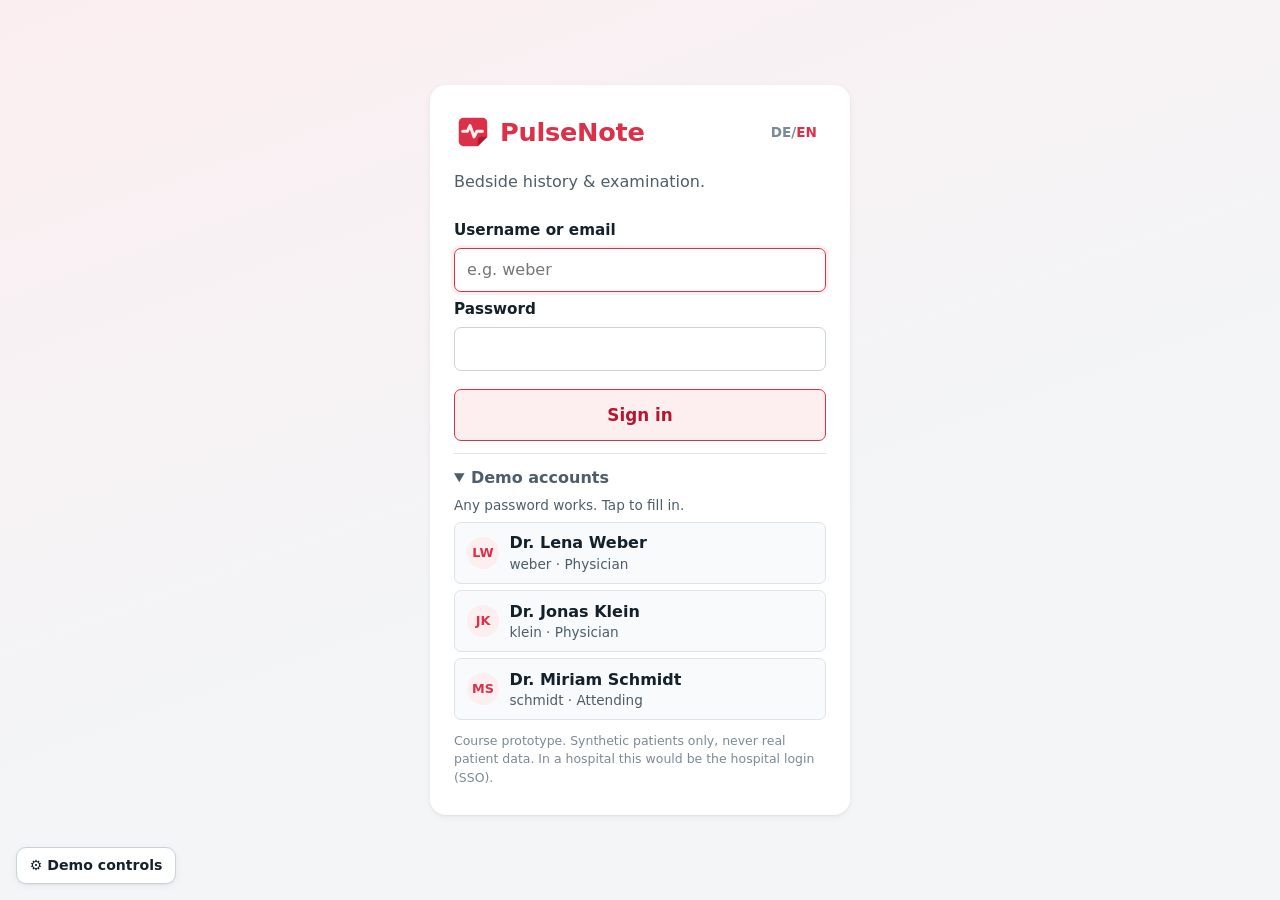
<file: apps/web/index.html>
<!DOCTYPE html>
<html lang="en">
<head>
  <meta charset="utf-8">
  <meta name="viewport" content="width=device-width, initial-scale=1, viewport-fit=cover">
  <meta name="theme-color" content="#dc3049">
  <meta name="referrer" content="no-referrer">
  <title>PulseNote</title>
  <link rel="stylesheet" href="styles/app.css">
  <!-- Plain ES modules, no build step. Serve the repository root, e.g. `python3 -m http.server`
       in the repo root, then open http://localhost:8000/apps/web/ -->
  <script type="module" src="src/main.js"></script>
</head>
<body>
  <div id="app"></div>
  <noscript>PulseNote needs JavaScript.</noscript>
</body>
</html>
</file>
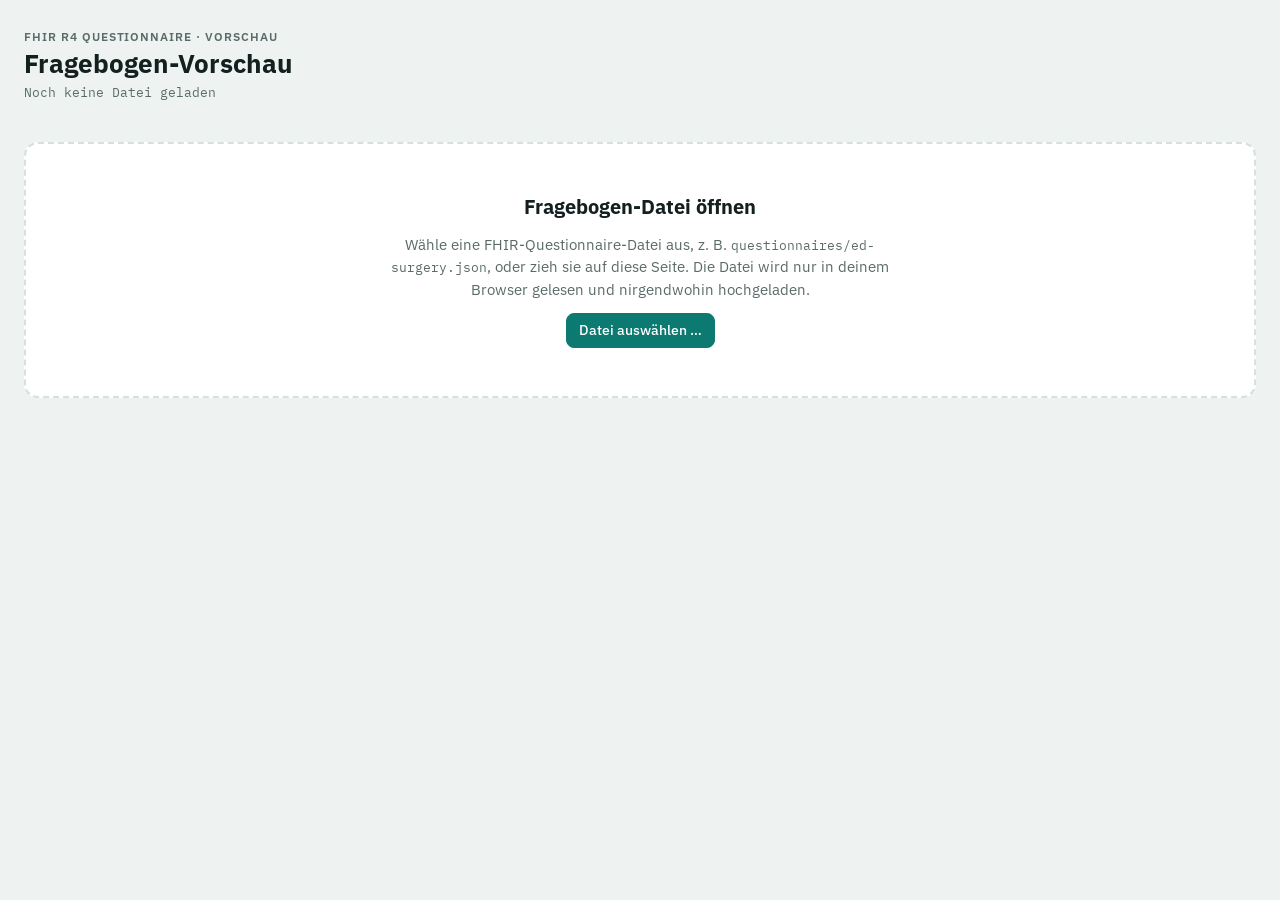
<file: packages/form-definitions/preview.html>
<!doctype html>
<html lang="de">
<meta charset="utf-8">
<meta name="viewport" content="width=device-width, initial-scale=1">
<title>ed-surgery Vorschau</title>
<meta name="claude:viewport-fit-sides" content="cover">
<link rel="preconnect" href="https://fonts.googleapis.com">
<link rel="preconnect" href="https://fonts.gstatic.com" crossorigin>
<link rel="stylesheet" href="https://fonts.googleapis.com/css2?family=IBM+Plex+Mono:wght@400;500&family=IBM+Plex+Sans:wght@400;500;600;700&display=swap">
<style>
/* Layout: form rendered like the phone wizard on the left, live FHIR JSON on the right; stacks on phones. */
:root {
  --bg: #eef3f2;
  --surface: #ffffff;
  --ink: #13201f;
  --muted: #5a6b69;
  --line: #d6e0de;
  --accent: #0d7a71;
  --accent-ink: #ffffff;
  --accent-soft: #dff0ed;
  --warn: #9a5700;
  --warn-soft: #fbeed6;
  --code-bg: #f7faf9;
  --syn-key: #0d6a8a;
  --syn-str: #2f6b1f;
  --syn-num: #a0420f;
  --syn-bool: #7a3fa0;
  --font-body: "IBM Plex Sans", system-ui, -apple-system, "Segoe UI", sans-serif;
  --font-mono: "IBM Plex Mono", ui-monospace, "SF Mono", Menlo, Consolas, monospace;
}
@media (prefers-color-scheme: dark) {
  :root:not([data-theme="light"]) {
    --bg: #0d1413; --surface: #141e1d; --ink: #e2ebe9; --muted: #92a4a1; --line: #24322f;
    --accent: #3db5aa; --accent-ink: #04201c; --accent-soft: #12302c;
    --warn: #efb45c; --warn-soft: #3a2a0f; --code-bg: #0f1817;
    --syn-key: #6cc3e0; --syn-str: #9fd38a; --syn-num: #f0a070; --syn-bool: #c9a0ef;
    color-scheme: dark;
  }
}
:root[data-theme="dark"] {
  --bg: #0d1413; --surface: #141e1d; --ink: #e2ebe9; --muted: #92a4a1; --line: #24322f;
  --accent: #3db5aa; --accent-ink: #04201c; --accent-soft: #12302c;
  --warn: #efb45c; --warn-soft: #3a2a0f; --code-bg: #0f1817;
  --syn-key: #6cc3e0; --syn-str: #9fd38a; --syn-num: #f0a070; --syn-bool: #c9a0ef;
  color-scheme: dark;
}
* { box-sizing: border-box; }
[hidden] { display: none !important; }
body {
  background: var(--bg); color: var(--ink); font-family: var(--font-body); font-size: 15px; line-height: 1.5;
  padding-left: max(16px, env(safe-area-inset-left, 0px));
  padding-right: max(16px, env(safe-area-inset-right, 0px));
  padding-block: 20px 40px;
}
button, input, select, textarea { font: inherit; color: inherit; }
:focus-visible { outline: 2px solid var(--accent); outline-offset: 2px; }

.wrap { max-width: 1240px; margin: 0 auto; display: flex; flex-direction: column; gap: 20px; border-radius: 12px; }
body.dragging .wrap { outline: 2px dashed var(--accent); outline-offset: 8px; }

header.top { display: flex; flex-wrap: wrap; align-items: flex-end; justify-content: space-between; gap: 12px 24px; }
.eyebrow { font-size: 12px; letter-spacing: .08em; text-transform: uppercase; color: var(--muted); font-weight: 600; }
h1 { margin: 2px 0 4px; font-size: 26px; line-height: 1.2; font-weight: 700; text-wrap: balance; }
.canon { font-family: var(--font-mono); font-size: 12.5px; color: var(--muted); word-break: break-all; }
.stats { display: flex; flex-wrap: wrap; gap: 8px; }
.stat { background: var(--surface); border: 1px solid var(--line); border-radius: 8px; padding: 6px 10px; font-size: 13px; color: var(--muted); }
.stat b { color: var(--ink); font-variant-numeric: tabular-nums; font-weight: 600; }
.stat.warn b { color: var(--warn); }

.toolbar { display: flex; flex-wrap: wrap; align-items: center; gap: 10px 16px; }
.form-tools { display: contents; }
.source { font-size: 13px; color: var(--muted); }
.switch { display: inline-flex; align-items: center; gap: 8px; cursor: pointer; font-size: 14px; font-weight: 500; user-select: none; }
.switch input { appearance: none; width: 36px; height: 20px; border-radius: 10px; background: var(--line); position: relative; cursor: pointer; transition: background .15s; margin: 0; }
.switch input::after { content: ""; position: absolute; top: 2px; left: 2px; width: 16px; height: 16px; border-radius: 50%; background: var(--surface); transition: transform .15s; }
.switch input:checked { background: var(--accent); }
.switch input:checked::after { transform: translateX(16px); }
.btn { border: 1px solid var(--line); background: var(--surface); border-radius: 8px; padding: 6px 12px; font-size: 13.5px; font-weight: 500; cursor: pointer; }
.btn:hover { border-color: var(--accent); }
.btn.primary { background: var(--accent); border-color: var(--accent); color: var(--accent-ink); }
.btn:disabled { opacity: .45; cursor: default; }
.sample-note { font-size: 13px; color: var(--warn); background: var(--warn-soft); border-radius: 6px; padding: 3px 8px; }
.error { background: var(--warn-soft); color: var(--warn); border-radius: 8px; padding: 10px 12px; font-size: 14px; }

.dropzone { border: 2px dashed var(--line); border-radius: 14px; background: var(--surface); padding: 48px 20px; display: flex; flex-direction: column; align-items: center; gap: 12px; text-align: center; }
.dropzone h2 { margin: 0; font-size: 20px; text-wrap: balance; }
.dropzone p { margin: 0; max-width: 56ch; color: var(--muted); }
.dropzone code { font-family: var(--font-mono); font-size: 13px; }

.grid { display: grid; grid-template-columns: minmax(0, 620px) minmax(0, 1fr); gap: 24px; align-items: start; }
@media (max-width: 980px) { .grid { grid-template-columns: minmax(0, 1fr); } }

/* Steps */
.steps { display: flex; gap: 6px; margin-bottom: 14px; overflow-x: auto; }
.step-tab { flex: 1 0 auto; display: flex; flex-direction: column; align-items: flex-start; gap: 1px; border: 1px solid var(--line); background: var(--surface); border-radius: 10px; padding: 8px 12px; cursor: pointer; text-align: left; }
.step-tab .n { font-size: 11.5px; color: var(--muted); font-weight: 600; letter-spacing: .04em; text-transform: uppercase; }
.step-tab .l { font-weight: 600; font-size: 14.5px; }
.step-tab .c { font-size: 12px; color: var(--muted); font-variant-numeric: tabular-nums; }
.step-tab[aria-current="step"] { border-color: var(--accent); background: var(--accent-soft); }

.step { display: flex; flex-direction: column; gap: 14px; }
.card { background: var(--surface); border: 1px solid var(--line); border-radius: 12px; padding: 14px 16px; display: flex; flex-direction: column; gap: 12px; }
.card > h3 { margin: 0; font-size: 12px; font-weight: 700; letter-spacing: .09em; text-transform: uppercase; color: var(--accent); }
.subgroup { display: flex; flex-direction: column; gap: 12px; padding-top: 4px; }
.subgroup > h4 { margin: 0; font-size: 13px; font-weight: 600; color: var(--muted); }
.instance { display: flex; flex-direction: column; gap: 12px; border: 1px dashed var(--line); border-radius: 10px; padding: 10px 12px; }
.instance-head { display: flex; justify-content: space-between; align-items: center; gap: 12px; font-size: 12.5px; font-weight: 600; color: var(--muted); }
.btn-link { border: 0; background: none; color: var(--accent); font-size: 13.5px; font-weight: 500; padding: 2px 0; cursor: pointer; align-self: flex-start; }
.row2 { display: grid; grid-template-columns: repeat(2, minmax(0, 1fr)); gap: 12px; }
@media (max-width: 420px) { .row2 { grid-template-columns: minmax(0, 1fr); } }

.field { display: flex; flex-direction: column; gap: 6px; min-width: 0; }
.field.inline { flex-direction: row; flex-wrap: wrap; align-items: center; justify-content: space-between; gap: 6px 12px; }
.field.inline .meta { flex-basis: 100%; order: 3; }
.field.cond { border-left: 2px solid var(--accent-soft); padding-left: 10px; }
.lbl { font-size: 14px; font-weight: 500; }
.req { color: var(--warn); margin-left: 3px; }
.help { margin: 0; font-size: 13px; color: var(--muted); }
input[type="text"], input[type="number"], input[type="date"], input[type="datetime-local"], input[type="time"], select, textarea {
  width: 100%; background: var(--surface); border: 1px solid var(--line); border-radius: 8px; padding: 9px 11px; font-size: 14.5px;
}
textarea { resize: vertical; min-height: 60px; }
.select-wrap { position: relative; }
.select-wrap select { appearance: none; -webkit-appearance: none; padding-right: 40px; cursor: pointer; }
.select-wrap::after { content: ""; position: absolute; right: 16px; top: 50%; width: 7px; height: 7px; border-right: 2px solid var(--muted); border-bottom: 2px solid var(--muted); transform: translateY(-70%) rotate(45deg); pointer-events: none; }
.unit-wrap { display: flex; align-items: stretch; }
.unit-wrap input { border-top-right-radius: 0; border-bottom-right-radius: 0; }
.unit { display: flex; align-items: center; padding: 0 10px; border: 1px solid var(--line); border-left: 0; border-radius: 0 8px 8px 0; font-family: var(--font-mono); font-size: 13px; color: var(--muted); background: var(--code-bg); }

.seg { display: inline-flex; border: 1px solid var(--line); border-radius: 8px; overflow: hidden; flex-shrink: 0; }
.seg button { border: 0; background: var(--surface); padding: 6px 14px; font-size: 14px; font-weight: 500; cursor: pointer; }
.seg button + button { border-left: 1px solid var(--line); }
.seg button[aria-pressed="true"].no { background: var(--ink); color: var(--surface); }
.seg button[aria-pressed="true"].yes { background: var(--accent); color: var(--accent-ink); }

.nrs-wrap { display: flex; flex-direction: column; gap: 4px; }
.nrs { display: grid; grid-template-columns: repeat(11, minmax(0, 1fr)); gap: 4px; }
.nrs button { border: 1px solid var(--line); background: var(--surface); border-radius: 6px; padding: 7px 0; font-size: 14px; font-weight: 500; cursor: pointer; font-variant-numeric: tabular-nums; }
.nrs button[aria-pressed="true"] { background: var(--accent); border-color: var(--accent); color: var(--accent-ink); }
.nrs-labels { display: flex; justify-content: space-between; gap: 12px; font-size: 12px; color: var(--muted); }
.nrs-labels span:last-child { text-align: right; }

.chips { display: flex; flex-wrap: wrap; gap: 6px; }
.chip { border: 1px solid var(--line); background: var(--surface); border-radius: 999px; padding: 5px 12px; font-size: 13.5px; cursor: pointer; }
.chip[aria-pressed="true"] { background: var(--accent); border-color: var(--accent); color: var(--accent-ink); }
.hint { font-size: 12px; color: var(--muted); }

/* Code layer */
.meta { display: none; flex-wrap: wrap; gap: 4px; align-items: center; }
body.show-codes .meta { display: flex; }
.tag { font-family: var(--font-mono); font-size: 11.5px; line-height: 1.4; border-radius: 5px; padding: 1px 6px; background: var(--code-bg); border: 1px solid var(--line); color: var(--muted); white-space: nowrap; }
.tag.lid { color: var(--ink); font-weight: 500; }
.tag.code { color: var(--syn-key); }
.tag.local { color: var(--warn); background: var(--warn-soft); border-color: transparent; }
.tag.extract { color: var(--accent); }
.opts { display: none; width: 100%; overflow-x: auto; }
body.show-codes .opts { display: block; }
.opts table { border-collapse: collapse; font-size: 12px; width: 100%; }
.opts td { padding: 3px 8px 3px 0; border-top: 1px solid var(--line); vertical-align: top; }
.opts td.c { font-family: var(--font-mono); white-space: nowrap; }
.opts td.c.local { color: var(--warn); }

.nav { display: flex; justify-content: space-between; gap: 12px; margin-top: 16px; }
.nav .btn { padding: 9px 18px; }

/* JSON panel */
.panel { position: sticky; top: 16px; background: var(--surface); border: 1px solid var(--line); border-radius: 12px; display: flex; flex-direction: column; max-height: calc(100vh - 32px); min-width: 0; }
@media (max-width: 980px) { .panel { position: static; max-height: 70vh; } }
.panel-head { display: flex; flex-wrap: wrap; gap: 8px; align-items: center; justify-content: space-between; padding: 10px 12px; border-bottom: 1px solid var(--line); }
.tabs { display: inline-flex; background: var(--code-bg); border: 1px solid var(--line); border-radius: 8px; padding: 2px; }
.tabs button { border: 0; background: transparent; padding: 5px 10px; font-size: 13px; font-weight: 500; border-radius: 6px; cursor: pointer; color: var(--muted); }
.tabs button[aria-selected="true"] { background: var(--surface); color: var(--ink); box-shadow: 0 0 0 1px var(--line); }
.panel-explain { margin: 0; padding: 8px 12px 0; font-size: 13px; color: var(--muted); }
pre.json { margin: 0; padding: 12px; overflow: auto; font-family: var(--font-mono); font-size: 12.5px; line-height: 1.55; background: var(--code-bg); border-radius: 0 0 12px 12px; flex: 1; min-height: 200px; }
pre.json .k { color: var(--syn-key); }
pre.json .s { color: var(--syn-str); }
pre.json .n { color: var(--syn-num); }
pre.json .b { color: var(--syn-bool); }

@media (prefers-reduced-motion: reduce) { * { transition: none !important; } }
</style>

<div class="wrap">
  <header class="top">
    <div>
      <div class="eyebrow">FHIR R4 Questionnaire · Vorschau</div>
      <h1 id="q-title">Fragebogen-Vorschau</h1>
      <div class="canon" id="q-canon">Noch keine Datei geladen</div>
    </div>
    <div class="stats" id="stats"></div>
  </header>

  <div class="toolbar">
    <button class="btn primary" id="btn-load" type="button" hidden>Andere Datei laden …</button>
    <input type="file" id="file-input" accept=".json,application/json,application/fhir+json" hidden>
    <span class="source" id="source"></span>
    <div class="form-tools" id="form-tools" hidden>
      <label class="switch" for="codes-toggle"><input type="checkbox" id="codes-toggle"> Codes und linkIds anzeigen</label>
      <button class="btn" id="btn-sample" type="button">Beispielfall laden</button>
      <button class="btn" id="btn-clear" type="button">Formular leeren</button>
      <span class="sample-note" id="sample-note" hidden>Ausgefüllt mit einem erfundenen Beispielfall (V. a. Appendizitis)</span>
    </div>
  </div>

  <div class="error" id="error" role="alert" hidden></div>

  <section class="dropzone" id="empty">
    <h2>Fragebogen-Datei öffnen</h2>
    <p>Wähle eine FHIR-Questionnaire-Datei aus, z. B. <code>questionnaires/ed-surgery.json</code>, oder zieh sie auf diese Seite. Die Datei wird nur in deinem Browser gelesen und nirgendwohin hochgeladen.</p>
    <button class="btn primary" id="btn-load-empty" type="button">Datei auswählen …</button>
  </section>

  <div class="grid" id="app" hidden>
    <section aria-label="Formular">
      <nav class="steps" id="steps" aria-label="Schritte"></nav>
      <div id="form"></div>
      <div class="nav">
        <button class="btn" id="btn-prev" type="button">Zurück</button>
        <button class="btn primary" id="btn-next" type="button">Weiter</button>
      </div>
    </section>

    <aside class="panel" aria-label="FHIR JSON">
      <div class="panel-head">
        <div class="tabs" role="tablist">
          <button role="tab" id="tab-qr" aria-selected="true" type="button">Antworten (QuestionnaireResponse)</button>
          <button role="tab" id="tab-q" aria-selected="false" type="button">Formular (Questionnaire)</button>
        </div>
        <button class="btn" id="btn-copy" type="button">Kopieren</button>
      </div>
      <p class="panel-explain" id="panel-explain"></p>
      <pre class="json" id="json" tabindex="0"></pre>
    </aside>
  </div>
</div>

<script>
// A built-in Questionnaire can be injected here when publishing; the copy in the repository leaves it empty.
const EMBEDDED = /*QUESTIONNAIRE*/null;

const EXT = {
  unit: "http://hl7.org/fhir/StructureDefinition/questionnaire-unit",
  exclusive: "http://hl7.org/fhir/StructureDefinition/questionnaire-optionExclusive",
  obsExtract: "http://hl7.org/fhir/uv/sdc/StructureDefinition/sdc-questionnaire-observationExtract",
  itemControl: "http://hl7.org/fhir/StructureDefinition/questionnaire-itemControl",
  min: "http://hl7.org/fhir/StructureDefinition/minValue",
  max: "http://hl7.org/fhir/StructureDefinition/maxValue",
};
const LOCAL = "https://pulsenote.example/CodeSystem/pulsenote-local";
const SYSTEMS = {
  "http://snomed.info/sct": "SNOMED",
  "http://loinc.org": "LOINC",
  "http://unitsofmeasure.org": "UCUM",
  "http://hl7.org/fhir/administrative-gender": "HL7 gender",
  "http://terminology.hl7.org/CodeSystem/data-absent-reason": "HL7 absent",
  "http://terminology.hl7.org/CodeSystem/v2-0532": "HL7 ja/nein",
  "http://hl7.org/fhir/allergy-intolerance-criticality": "HL7 criticality",
  "http://fhir.de/CodeSystem/versicherungsart-de-basis": "DE Versicherungsart",
  [LOCAL]: "lokal",
};
const isLocal = s => s === LOCAL;
const sysLabel = s => SYSTEMS[s] || s || "ohne System";

// Codings keep the official display of the code system; the label shown in the form is the translation
// into the Questionnaire's language (extension "translation" on _display), if there is one.
const TRANSLATION = "http://hl7.org/fhir/StructureDefinition/translation";
const baseLang = l => (l || "").split("-")[0];
function label(c) {
  for (const e of c?._display?.extension || []) {
    if (e.url !== TRANSLATION) continue;
    const part = n => (e.extension || []).find(x => x.url === n);
    if (baseLang(part("lang")?.valueCode) === baseLang(Q?.language || "de") && part("content")?.valueString) return part("content").valueString;
  }
  return c?.display || c?.code || "";
}
const translated = text => ({ extension: [{ url: TRANSLATION, extension: [{ url: "lang", valueCode: Q?.language || "de" }, { url: "content", valueString: text }] }] });

// Synthetic example case (invented) for ed-surgery only: suspected appendicitis.
// Answers inside a repeating group carry the entry number as "~0", "~1", ….
const SAMPLE_FOR = "https://pulsenote.example/Questionnaire/ed-surgery";
const SAMPLE = {
  "patient-id": "4711-0815", "patient-sex": ["female"], "patient-given-name": "Erika", "patient-family-name": "Musterfrau",
  "patient-birth-date": "1994-03-12", "body-height": "168", "body-weight": "62",
  "case-id": "2026-104711", "location-room": "Box 3", "location-stretcher": "T-12",
  "chief-complaint": ["21522001"], "chief-complaint-onset": "2026-11-25T20:00",
  "chief-complaint-note": "Rechtsseitige Unterbauchschmerzen seit gestern Abend, zunächst periumbilikal",
  "pain": true, "pain-location": ["48544008"], "pain-nrs": 6,
  "nausea": true, "vomiting": false, "fever": true, "bowel-movement": ["55019002"], "micturition": ["102834005"],
  "allergies-known": ["Y"], "allergy-substance~0": "Penicillin", "allergy-reaction~0": "Exanthem", "allergy-criticality~0": ["low"],
  "past-conditions-known": ["N"], "past-surgeries-known": ["N"], "long-term-medication": ["N"], "anticoagulants": ["N"],
  "pregnancy-status": ["60001007"], "colonoscopy": false, "gastroscopy": false,
  "last-meal": "2026-11-25T18:00", "last-meal-note": "Abendessen",
  "care-level": ["care-level-none"], "legal-guardian": false, "nursing-home": false, "insurance": ["GKV"],
  "bp-systolic": 128, "bp-diastolic": 78, "heart-rate": 104, "respiratory-rate": 18, "oxygen-saturation": 98, "body-temperature": "38.4",
  "general-condition": ["general-condition-reduced"], "nutritional-condition": ["248324001"],
  "abdomen-soft": true, "abdominal-guarding": false, "rebound-tenderness": true,
  "abdominal-tenderness": true, "abdominal-tenderness-location": ["48544008"],
  "bowel-sounds": ["61539000"], "abdominal-mass": false, "dre-performed": false,
  "lab-performed": true, "lab-findings": ["lab-inflammation-raised"], "lab-crp": "86", "lab-leukocytes": "14.2",
  "working-diagnosis": "V. a. akute Appendizitis",
  "procedure-plan": "Sonographie Abdomen, Analgesie, nüchtern lassen, Vorstellung Oberärztin Chirurgie",
};

let Q = null;
let byId = {};
let parentOf = {};  // linkId -> parent item
let reps = {};      // number of entries per repeating group (by answer key)
let reg = {};       // answer key -> item, including the copies for the entries of repeating groups
let steps = [];
let answers = {};
let current = 0;
let view = "qr";
let optCache = new WeakMap();

const $ = id => document.getElementById(id);
function h(tag, attrs, ...kids) {
  const e = document.createElement(tag);
  for (const [k, v] of Object.entries(attrs || {})) {
    if (v == null || v === false) continue;
    if (k === "class") e.className = v;
    else if (k.startsWith("on")) e.addEventListener(k.slice(2), v);
    else e.setAttribute(k, v === true ? "" : v);
  }
  for (const k of kids.flat()) if (k != null && k !== false) e.append(k.nodeType ? k : document.createTextNode(k));
  return e;
}
const ext = (it, url) => (it.extension || []).find(x => x.url === url);
const controlCode = it => ext(it, EXT.itemControl)?.valueCodeableConcept?.coding?.[0]?.code;
const hasValue = v => v !== undefined && v !== null && v !== "" && !(Array.isArray(v) && v.length === 0);
const isQuestion = it => it.type !== "group" && it.type !== "display";
const isLabelFor = it => it.type === "display" && ["lower", "upper"].includes(controlCode(it));

/* ---------- repeating groups ---------- */

// Answers are stored by key: the linkId, or for an item inside entry i of a repeating group the linkId plus "~i".
const key = it => it._key || it.linkId;

// The items of entry i of a repeating group, as copies that carry their answer key.
// enableWhen rules that point to a question inside the same entry follow the copy.
function instance(g, i) {
  const sfx = (g._sfx || "") + "~" + i;
  const inner = new Set();
  (function ids(items) { for (const it of items || []) { inner.add(it.linkId); ids(it.item); } })(g.item);
  const copy = items => (items || []).map(it => {
    const c = { ...it, _key: it.linkId + sfx, _sfx: sfx };
    if (it.enableWhen) c.enableWhen = it.enableWhen.map(e => (inner.has(e.question) ? { ...e, question: e.question + sfx } : e));
    if (it.item) c.item = copy(it.item);
    return c;
  });
  return copy(g.item);
}
const entries = g => Array.from({ length: reps[key(g)] || 1 }, (_, i) => instance(g, i));

// Calls fn for every question that is currently shown.
function eachShownQuestion(items, fn, on = true) {
  for (const it of items || []) {
    const en = on && isEnabled(it);
    if (isQuestion(it) && en) fn(it);
    if (it.type === "group" && it.repeats) for (const part of entries(it)) eachShownQuestion(part, fn, en);
    else eachShownQuestion(it.item, fn, en);
  }
}
const answered = it => hasValue(answers[key(it)]) || hasValue(answers[key(it) + "#other"]);
function missingRequired() {
  const out = [];
  eachShownQuestion(Q.item, it => { if (it.required && !answered(it)) out.push(it); });
  return out;
}

function rerender() {
  const y = window.scrollY;
  renderForm();
  window.scrollTo(0, y);
}

function removeEntry(g, i) {
  const k = key(g), n = reps[k] || 1, base = g._sfx || "";
  const ids = [];
  (function walk(items) { for (const it of items || []) { ids.push(it.linkId); walk(it.item); } })(g.item);
  for (let j = i; j < n; j++) for (const id of ids) for (const s of ["", "#other"]) {
    const from = id + base + "~" + (j + 1) + s, to = id + base + "~" + j + s;
    if (j < n - 1 && hasValue(answers[from])) answers[to] = answers[from]; else delete answers[to];
  }
  reps[k] = n - 1;
  rerender();
}

/* ---------- answer options ---------- */

function expandValueSet(ref) {
  if (!ref || !ref.startsWith("#")) return null;
  const vs = (Q.contained || []).find(r => r.resourceType === "ValueSet" && r.id === ref.slice(1));
  if (!vs) return null;
  // The label in the form's language comes from the concept's designation.
  const coding = (system, c) => {
    const de = (c.designation || []).find(d => baseLang(d.language) === baseLang(Q.language || "de"))?.value;
    return { system, code: c.code, display: c.display, ...(de && de !== c.display ? { _display: translated(de) } : {}) };
  };
  if (vs.expansion?.contains) return vs.expansion.contains.map(c => coding(c.system, c));
  const out = [];
  for (const inc of vs.compose?.include || []) for (const c of inc.concept || []) out.push(coding(inc.system, c));
  return out.length ? out : null;
}

function options(it) {
  // Copies of items in repeating groups share their answerOption array, so they share the cache entry too.
  const cacheKey = it.answerOption || it;
  if (optCache.has(cacheKey)) return optCache.get(cacheKey);
  let raw = it.answerOption || [];
  if (!raw.length && it.answerValueSet) raw = (expandValueSet(it.answerValueSet) || []).map(c => ({ valueCoding: c }));
  const opts = raw.map(o => {
    const exclusive = !!ext(o, EXT.exclusive);
    if (o.valueCoding) {
      const c = o.valueCoding;
      return { key: c.code, label: label(c), value: { valueCoding: { ...c } }, coding: c, exclusive, initial: !!o.initialSelected };
    }
    const k = Object.keys(o).find(k => k.startsWith("value"));
    if (!k) return null;
    const v = o[k];
    const text = typeof v === "object" ? (v.display || v.reference || JSON.stringify(v)) : String(v);
    return { key: text, label: text, value: { [k]: v }, exclusive, initial: !!o.initialSelected };
  }).filter(Boolean);
  optCache.set(cacheKey, opts);
  return opts;
}

/* ---------- enableWhen ---------- */

function conditionHolds(c) {
  const a = answers[c.question];
  if (c.operator === "exists") return hasValue(a) === c.answerBoolean;
  const key = Object.keys(c).find(k => k.startsWith("answer"));
  if (!key) return true;
  const expected = key === "answerCoding" ? c[key].code : c[key];
  const vals = Array.isArray(a) ? a : (hasValue(a) ? [a] : []);
  const cmp = v => {
    const x = typeof expected === "number" ? Number(v) : v;
    return x === expected ? 0 : x < expected ? -1 : x > expected ? 1 : NaN;
  };
  const some = test => vals.some(v => test(cmp(v)));
  switch (c.operator) {
    case "=": return some(r => r === 0);
    case "!=": return !some(r => r === 0);
    case ">": return some(r => r > 0);
    case "<": return some(r => r < 0);
    case ">=": return some(r => r >= 0);
    case "<=": return some(r => r <= 0);
    default: return true;
  }
}
function isEnabled(it) {
  if (!it.enableWhen) return true;
  const res = it.enableWhen.map(conditionHolds);
  return it.enableBehavior === "any" ? res.some(Boolean) : res.every(Boolean);
}

/* ---------- code layer ---------- */

function metaFor(it) {
  const m = h("div", { class: "meta" }, h("span", { class: "tag lid", title: "linkId" }, it.linkId));
  for (const c of it.code || []) m.append(h("span", { class: "tag code", title: c.display || "" }, `${sysLabel(c.system)} ${c.code}`));
  if (it.definition) m.append(h("span", { class: "tag", title: it.definition }, "→ " + (it.definition.split("#")[1] || it.definition)));
  if (ext(it, EXT.obsExtract)) m.append(h("span", { class: "tag extract" }, "→ Observation"));
  if (controlCode(it)) m.append(h("span", { class: "tag" }, `itemControl ${controlCode(it)}`));
  const u = ext(it, EXT.unit);
  if (u) m.append(h("span", { class: "tag" }, `UCUM ${u.valueCoding.code}`));
  for (const c of it.enableWhen || []) {
    const key = Object.keys(c).find(k => k.startsWith("answer"));
    const raw = key ? c[key] : undefined;
    const v = typeof raw === "boolean" ? (raw ? "Ja" : "Nein") : raw && typeof raw === "object" ? (raw.display || raw.code) : raw;
    m.append(h("span", { class: "tag" }, `nur wenn ${c.question} ${c.operator} ${v}`));
  }
  if (it.answerValueSet) m.append(h("span", { class: "tag" }, `ValueSet ${it.answerValueSet}`));
  if (it.repeats && it.type !== "group") m.append(h("span", { class: "tag" }, "Mehrfachauswahl"));
  if (it.type === "group" && it.repeats) m.append(h("span", { class: "tag" }, "wiederholbar"));
  if (options(it).some(o => o.coding && isLocal(o.coding.system))) m.append(h("span", { class: "tag local" }, "Platzhalter-Codes"));
  return m;
}

function optsTable(it) {
  const t = h("table");
  for (const o of options(it)) {
    const c = o.coding;
    t.append(h("tr", {}, h("td", {}, o.label),
      h("td", { class: "c" + (c && isLocal(c.system) ? " local" : "") }, c ? `${sysLabel(c.system)} ${c.code}` : Object.keys(o.value)[0]),
      h("td", {}, o.exclusive ? "nur allein wählbar" : "")));
  }
  return h("div", { class: "opts" }, t);
}

/* ---------- controls ---------- */

function changed(id, v) {
  if (hasValue(v)) answers[id] = v; else delete answers[id];
  refresh();
}

function withUnit(it, input) {
  const u = ext(it, EXT.unit)?.valueCoding;
  return u ? h("div", { class: "unit-wrap" }, input, h("span", { class: "unit", title: `UCUM ${u.code}` }, label(u))) : input;
}

function control(it) {
  const k = key(it);
  const id = "f-" + k;
  const v = answers[k];
  const onText = e => changed(k, e.target.value);
  switch (it.type) {
    case "boolean": {
      const seg = h("div", { class: "seg", role: "group", "aria-label": it.text || it.linkId });
      const mk = (val, text, cls) => h("button", {
        type: "button", class: cls, "aria-pressed": String(v === val),
        onclick: e => {
          const now = answers[k] === val ? undefined : val;
          changed(k, now);
          seg.querySelectorAll("button").forEach(b => b.setAttribute("aria-pressed", "false"));
          if (now !== undefined) e.currentTarget.setAttribute("aria-pressed", "true");
        },
      }, text);
      seg.append(mk(false, "Nein", "no"), mk(true, "Ja", "yes"));
      return seg;
    }
    case "choice":
    case "open-choice": {
      const opts = options(it);
      const isExclusive = x => opts.find(a => a.key === x)?.exclusive;
      let main = null;
      const showChoice = () => {
        const sel = answers[k] || [];
        main?.querySelectorAll(".chip").forEach(b => b.setAttribute("aria-pressed", String(sel.includes(b.dataset.key))));
        const s = main?.querySelector("select");
        if (s) s.value = sel[0] || "";
      };
      // Free text must not contradict the chosen options: it replaces a single choice and an exclusive
      // option such as "Unauffällig", and choosing one of those clears the free text.
      const other = it.type === "open-choice"
        ? h("input", { id: id + "-other", type: "text", placeholder: "Sonstige Antwort", "aria-label": `${it.text || it.linkId}: sonstige Antwort`, value: answers[k + "#other"] || "",
            oninput: e => {
              if (hasValue(e.target.value) && hasValue(answers[k])) {
                const keep = it.repeats ? answers[k].filter(x => !isExclusive(x)) : [];
                if (keep.length) answers[k] = keep; else delete answers[k];
                showChoice();
              }
              changed(k + "#other", e.target.value);
            } })
        : null;
      const clearOther = () => { if (other && hasValue(answers[k + "#other"])) { delete answers[k + "#other"]; other.value = ""; } };
      if (!opts.length) {
        return h("div", { class: "field" },
          h("input", { id, type: "text", value: answers[k + "#other"] || "", oninput: e => changed(k + "#other", e.target.value) }),
          h("span", { class: "hint" }, it.answerValueSet ? `Antwortliste ${it.answerValueSet} kann hier nicht geladen werden; Freitext stattdessen.` : "Keine Antwortoptionen definiert."));
      }
      if (it.repeats) {
        main = h("div", { class: "chips", role: "group", "aria-label": it.text || it.linkId });
        for (const o of opts) {
          main.append(h("button", {
            type: "button", class: "chip", "data-key": o.key, "aria-pressed": String((v || []).includes(o.key)),
            onclick: () => {
              let sel = answers[k] ? [...answers[k]] : [];
              if (sel.includes(o.key)) sel = sel.filter(x => x !== o.key);
              else if (o.exclusive) { sel = [o.key]; clearOther(); }
              else sel = sel.filter(x => !isExclusive(x)).concat(o.key);
              changed(k, sel);
              showChoice();
            },
          }, o.label));
        }
      } else {
        const sel = h("select", { id, onchange: e => { if (e.target.value && it.type === "open-choice") clearOther(); changed(k, e.target.value ? [e.target.value] : []); } },
          h("option", { value: "" }, "Bitte wählen …"),
          opts.map(o => h("option", { value: o.key, selected: (v || [])[0] === o.key }, o.label)));
        main = h("div", { class: "select-wrap" }, sel);
      }
      return other ? h("div", { class: "field" }, main, other) : main;
    }
    case "integer": {
      const min = ext(it, EXT.min)?.valueInteger ?? 0;
      const max = ext(it, EXT.max)?.valueInteger ?? 10;
      if (controlCode(it) !== "slider" || max - min > 10) {
        const inp = h("input", { id, type: "number", inputmode: "numeric", step: "1", min: ext(it, EXT.min) ? min : null, max: ext(it, EXT.max) ? max : null, value: v ?? "", oninput: e => changed(k, e.target.value === "" ? undefined : Number(e.target.value)) });
        return withUnit(it, inp);
      }
      // A short slider (0–10) is shown as a row of tap targets, easier on a phone than dragging.
      const row = h("div", { class: "nrs", role: "group", "aria-label": it.text || it.linkId });
      for (let n = min; n <= max; n++) {
        row.append(h("button", {
          type: "button", "data-n": n, "aria-pressed": String(v === n),
          onclick: () => {
            const now = answers[k] === n ? undefined : n;
            changed(k, now);
            row.querySelectorAll("button").forEach(b => b.setAttribute("aria-pressed", String(Number(b.dataset.n) === now)));
          },
        }, String(n)));
      }
      const bound = code => (it.item || []).find(c => controlCode(c) === code)?.text;
      const lo = bound("lower"), hi = bound("upper");
      return h("div", { class: "nrs-wrap" }, row,
        (lo || hi) ? h("div", { class: "nrs-labels" }, h("span", {}, `${min} = ${lo || ""}`), h("span", {}, `${max} = ${hi || ""}`)) : null);
    }
    case "decimal":
    case "quantity": {
      return withUnit(it, h("input", { id, type: "number", inputmode: "decimal", step: "any", value: v || "", oninput: onText }));
    }
    case "text":
      return h("textarea", { id, rows: 2, oninput: onText }, v || "");
    case "date":
      return h("input", { id, type: "date", value: v || "", oninput: onText });
    case "dateTime":
      return h("input", { id, type: "datetime-local", value: v || "", oninput: onText });
    case "time":
      return h("input", { id, type: "time", value: v || "", oninput: onText });
    case "attachment":
    case "reference":
      return h("span", { class: "hint" }, `Antworttyp „${it.type}“ wird in dieser Vorschau nicht dargestellt.`);
    default:
      return h("input", { id, type: "text", value: v || "", oninput: onText });
  }
}

function field(it) {
  const inline = it.type === "boolean";
  const usesLabel = !["boolean", "integer", "choice", "open-choice"].includes(it.type) || (it.type === "choice" && !it.repeats && options(it).length);
  const text = it.text || it.linkId;
  const kids = [text, it.required ? h("span", { class: "req", title: "Pflichtfeld" }, "*") : null];
  const lbl = usesLabel ? h("label", { class: "lbl", for: "f-" + key(it) }, kids) : h("span", { class: "lbl" }, kids);
  reg[key(it)] = it;
  const f = h("div", { class: "field" + (inline ? " inline" : "") + (it.enableWhen ? " cond" : ""), "data-link": key(it) },
    lbl, control(it), metaFor(it));
  if (it.repeats && ["choice", "open-choice"].includes(it.type)) f.append(h("span", { class: "hint" }, "Mehrfachauswahl möglich"));
  if (options(it).length) f.append(optsTable(it));
  // Help texts and nested questions below a question.
  const nested = (it.item || []).filter(c => !isLabelFor(c));
  if (nested.length) renderChildren(nested, f);
  return f;
}

function renderChildren(items, into) {
  // Two short single-line fields in a row share one line, like the prototype.
  const short = it => (["string", "decimal"].includes(it.type) || (it.type === "integer" && controlCode(it) !== "slider")) && !it.enableWhen && !it.item;
  for (let i = 0; i < items.length; i++) {
    const it = items[i];
    if (it.type === "group") {
      reg[key(it)] = it;
      const sg = h("div", { class: "subgroup", "data-link": key(it) }, it.text && !it.repeats ? h("h4", {}, it.text) : null, metaFor(it));
      groupBody(it, sg);
      into.append(sg);
    } else if (it.type === "display") {
      if (!isLabelFor(it)) into.append(h("p", { class: "help", "data-link": key(it) }, it.text || ""));
    } else if (short(it) && items[i + 1] && short(items[i + 1])) {
      into.append(h("div", { class: "row2" }, field(it), field(items[i + 1])));
      i++;
    } else into.append(field(it));
  }
}

// The items of a group; for a repeating group one box per entry, with buttons to add and remove entries.
function groupBody(g, into) {
  if (!g.repeats) { renderChildren(g.item || [], into); return; }
  const k = key(g), n = reps[k] || 1;
  entries(g).forEach((part, i) => {
    const box = h("div", { class: "instance" },
      h("div", { class: "instance-head" }, `${g.text || "Eintrag"} ${i + 1}`,
        n > 1 ? h("button", { type: "button", class: "btn-link", onclick: () => removeEntry(g, i) }, "Entfernen") : null));
    renderChildren(part, box);
    into.append(box);
  });
  into.append(h("button", { type: "button", class: "btn-link", onclick: () => { reps[k] = n + 1; rerender(); } }, `+ ${g.text || "Eintrag"} hinzufügen`));
}

/* ---------- form ---------- */

function renderForm() {
  const form = $("form");
  form.replaceChildren();
  reg = { ...byId };
  steps.forEach((step, si) => {
    const wrap = h("div", { class: "step", "data-step": si });
    wrap.hidden = si !== current;
    // When a step mixes groups and single questions, each single question gets its own box like the groups;
    // a step with only single questions keeps them together in one box.
    const separate = (step.item || []).some(i => i.type === "group");
    const loose = [];
    const flush = () => {
      if (!loose.length) return;
      const card = h("div", { class: "card" });
      renderChildren(loose.splice(0), card);
      wrap.append(card);
    };
    for (const it of step.item || []) {
      if (it.type === "group") {
        flush();
        const card = h("div", { class: "card", "data-link": it.linkId }, it.text ? h("h3", {}, it.text) : null, metaFor(it));
        groupBody(it, card);
        wrap.append(card);
      } else if (separate) {
        const card = h("div", { class: "card", "data-link": it.enableWhen ? it.linkId : null });
        renderChildren([it], card);
        wrap.append(card);
      } else loose.push(it);
    }
    flush();
    form.append(wrap);
  });
  refresh();
}

function countStep(step) {
  let total = 0, done = 0;
  eachShownQuestion(step.item, it => { total++; if (answered(it)) done++; });
  return [done, total];
}

function renderSteps() {
  const nav = $("steps");
  nav.hidden = steps.length < 2;
  nav.replaceChildren(...steps.map((s, i) => {
    const [d, t] = countStep(s);
    return h("button", { type: "button", class: "step-tab", "aria-current": i === current ? "step" : null, onclick: () => go(i) },
      h("span", { class: "n" }, `Schritt ${i + 1}`), h("span", { class: "l" }, s.text || s.linkId), h("span", { class: "c" }, `${d} von ${t} beantwortet`));
  }));
  $("btn-prev").disabled = current === 0;
  $("btn-next").textContent = current === steps.length - 1 ? "Zum Anfang" : "Weiter";
  $("btn-prev").parentElement.hidden = steps.length < 2;
}

function go(i) {
  current = i;
  document.querySelectorAll(".step").forEach(s => (s.hidden = Number(s.dataset.step) !== current));
  renderSteps();
  window.scrollTo({ top: 0, behavior: "smooth" });
}

/* ---------- QuestionnaireResponse ---------- */

function localOffset() {
  const m = -new Date().getTimezoneOffset();
  const p = n => String(Math.floor(Math.abs(n))).padStart(2, "0");
  return (m >= 0 ? "+" : "-") + p(m / 60) + ":" + p(m % 60);
}

function answerValue(it, v) {
  switch (it.type) {
    case "boolean": return hasValue(v) ? [{ valueBoolean: v }] : [];
    case "decimal": return hasValue(v) ? [{ valueDecimal: Number(v) }] : [];
    case "integer": return hasValue(v) ? [{ valueInteger: Number(v) }] : [];
    case "quantity": {
      if (!hasValue(v)) return [];
      const u = ext(it, EXT.unit)?.valueCoding;
      return [{ valueQuantity: u ? { value: Number(v), unit: u.display || u.code, system: u.system, code: u.code } : { value: Number(v) } }];
    }
    case "date": return hasValue(v) ? [{ valueDate: v }] : [];
    case "dateTime": return hasValue(v) ? [{ valueDateTime: v + ":00" + localOffset() }] : [];
    case "time": return hasValue(v) ? [{ valueTime: v + ":00" }] : [];
    case "url": return hasValue(v) ? [{ valueUri: v }] : [];
    case "choice":
    case "open-choice": {
      const out = (v || []).map(x => options(it).find(o => o.key === x)).filter(Boolean).map(o => JSON.parse(JSON.stringify(o.value)));
      const other = answers[key(it) + "#other"];
      if (hasValue(other)) out.push({ valueString: other });
      return out;
    }
    default: return hasValue(v) ? [{ valueString: v }] : [];
  }
}

function buildItems(items) {
  const out = [];
  for (const it of items || []) {
    if (!isEnabled(it) || it.type === "display") continue;
    if (it.type === "group") {
      // A repeating group appears once per entry, each time with the same linkId.
      for (const part of it.repeats ? entries(it) : [it.item]) {
        const kids = buildItems(part);
        if (kids.length) out.push({ linkId: it.linkId, text: it.text, item: kids });
      }
      continue;
    }
    const answer = answerValue(it, answers[key(it)]);
    if (!answer.length) continue;
    const nested = buildItems((it.item || []).filter(c => c.type !== "display"));
    if (nested.length) answer[0].item = nested;
    out.push({ linkId: it.linkId, text: it.text, answer });
  }
  return out;
}

function buildResponse() {
  return {
    resourceType: "QuestionnaireResponse",
    // The answers are in the form's language; displays of answer codes are checked against it.
    ...(Q.language ? { language: Q.language } : {}),
    questionnaire: Q.version ? `${Q.url}|${Q.version}` : Q.url,
    // Extraction into FHIR resources only works on a completed response.
    status: missingRequired().length ? "in-progress" : "completed",
    authored: new Date().toISOString().slice(0, 16) + ":00Z",
    item: buildItems(Q.item),
  };
}

/* ---------- JSON panel ---------- */

function esc(s) { return s.replace(/&/g, "&amp;").replace(/</g, "&lt;").replace(/>/g, "&gt;").replace(/"/g, "&quot;"); }
function highlight(json) {
  return esc(json).replace(/(&quot;(?:[^&]|&(?!quot;))*?&quot;)(\s*:)?|\b(true|false|null)\b|-?\b\d+(?:\.\d+)?\b/g,
    (m, str, colon, kw) => str ? (colon ? `<span class="k">${str}</span>${colon}` : `<span class="s">${str}</span>`)
      : kw ? `<span class="b">${m}</span>` : `<span class="n">${m}</span>`);
}

let lastJson = "";
function renderJson() {
  const obj = view === "qr" ? buildResponse() : Q;
  lastJson = JSON.stringify(obj, null, 2);
  $("json").innerHTML = highlight(lastJson);
  const open = view === "qr" ? missingRequired().length : 0;
  $("panel-explain").textContent = view === "qr"
    ? "Das entsteht beim Ausfüllen: nur beantwortete und sichtbare Fragen, jeweils mit linkId und Antwort. Aktualisiert sich bei jeder Eingabe. "
      + (open ? `Status „in-progress“: ${open === 1 ? "1 Pflichtfeld ist" : `${open} Pflichtfelder sind`} noch offen.` : "Status „completed“: alle Pflichtfelder sind beantwortet.")
    : "Die Formulardefinition selbst, so wie sie in der geladenen Datei steht. Sie enthält keine Patientendaten.";
  $("tab-qr").setAttribute("aria-selected", String(view === "qr"));
  $("tab-q").setAttribute("aria-selected", String(view === "q"));
}

function refresh() {
  document.querySelectorAll("[data-link]").forEach(el => {
    const it = reg[el.dataset.link];
    if (it && it.enableWhen) el.hidden = !isEnabled(it);
  });
  renderSteps();
  renderJson();
}

/* ---------- loading ---------- */

function initialAnswers() {
  const out = {};
  (function walk(items) {
    for (const it of items || []) {
      if (isQuestion(it)) {
        const fromOpts = options(it).filter(o => o.initial).map(o => o.key);
        if (fromOpts.length) out[it.linkId] = fromOpts;
        else if (it.initial?.length) {
          const [k, val] = Object.entries(it.initial[0]).find(([k]) => k.startsWith("value")) || [];
          if (k === "valueCoding") out[it.linkId] = [val.code];
          else if (k === "valueBoolean") out[it.linkId] = val;
          else if (k === "valueQuantity") out[it.linkId] = String(val.value);
          else if (k) out[it.linkId] = ["choice", "open-choice"].includes(it.type) ? [String(val)] : val;
        }
      }
      walk(it.item);
    }
  })(Q.item);
  return out;
}

function hasSample() { return Q && Q.url === SAMPLE_FOR; }

function loadSample() {
  answers = Object.fromEntries(Object.entries(JSON.parse(JSON.stringify(SAMPLE))).filter(([k]) => byId[k.split(/[#~]/)[0]]));
  // Show as many entries in each repeating group as the sample fills ("~0", "~1", …).
  reps = {};
  for (const k of Object.keys(answers)) {
    const m = k.match(/^([^#~]+)~(\d+)/);
    if (!m) continue;
    let g = parentOf[m[1]];
    while (g && !g.repeats) g = parentOf[g.linkId];
    if (g) reps[g.linkId] = Math.max(reps[g.linkId] || 1, Number(m[2]) + 1);
  }
  $("sample-note").hidden = false;
  renderForm();
}

function clearForm() {
  answers = initialAnswers();
  reps = {};
  $("sample-note").hidden = true;
  renderForm();
}

function renderStats() {
  let fields = 0, coded = 0, local = 0, groups = 0;
  (function walk(items) {
    for (const it of items || []) {
      if (it.type === "group") groups++;
      else if (isQuestion(it)) {
        fields++;
        const opts = options(it);
        if ((it.code || []).length || it.definition || (opts.length && opts.every(o => o.coding && !isLocal(o.coding.system)))) coded++;
        if (opts.some(o => o.coding && isLocal(o.coding.system))) local++;
      }
      walk(it.item);
    }
  })(Q.item);
  const stat = (n, l, cls) => h("div", { class: "stat" + (cls ? " " + cls : "") }, h("b", {}, String(n)), " " + l);
  $("stats").replaceChildren(stat(fields, "Felder"), stat(groups, "Gruppen"), stat(coded, "mit Code"),
    local ? stat(local, "mit Platzhalter-Codes", "warn") : null);
}

function showError(msg) {
  $("error").textContent = msg;
  $("error").hidden = !msg;
}

function useQuestionnaire(q, sourceText) {
  Q = q;
  byId = {};
  parentOf = {};
  reps = {};
  optCache = new WeakMap();
  (function index(items, parent) { for (const it of items || []) { byId[it.linkId] = it; parentOf[it.linkId] = parent; index(it.item, it); } })(Q.item, null);
  const top = Q.item || [];
  steps = top.length && top.every(i => i.type === "group") ? top : [{ linkId: "_form", text: "Formular", item: top }];
  current = 0;

  $("q-title").textContent = Q.title || Q.name || Q.id || "Ohne Titel";
  $("q-canon").textContent = [Q.url ? (Q.version ? `${Q.url}|${Q.version}` : Q.url) : "ohne url", Q.status ? `Status ${Q.status}` : null].filter(Boolean).join(" · ");
  document.title = `${Q.id || Q.name || "Fragebogen"} Vorschau`;
  $("source").textContent = sourceText;
  $("empty").hidden = true;
  $("app").hidden = false;
  $("form-tools").hidden = false;
  $("btn-sample").hidden = !hasSample();
  $("btn-load").hidden = false;
  showError("");
  renderStats();
  clearForm();
}

function parseQuestionnaire(text) {
  let data;
  try { data = JSON.parse(text); }
  catch (e) { throw new Error(`Die Datei ist kein gültiges JSON (${e.message}). Prüfe Kommas und Klammern.`); }
  if (data && data.resourceType === "Bundle") {
    const found = (data.entry || []).map(e => e.resource).find(r => r && r.resourceType === "Questionnaire");
    if (!found) throw new Error("Das Bundle enthält keinen Questionnaire.");
    data = found;
  }
  if (!data || data.resourceType !== "Questionnaire") {
    throw new Error(`Die Datei ist kein FHIR-Questionnaire: resourceType ist „${data && data.resourceType || "nicht gesetzt"}“.`);
  }
  if (!Array.isArray(data.item) || !data.item.length) throw new Error("Der Fragebogen enthält keine Fragen (item fehlt oder ist leer).");
  const ids = [];
  (function walk(items) { for (const it of items) { if (!it.linkId) throw new Error("Eine Frage hat keine linkId."); ids.push(it.linkId); walk(it.item || []); } })(data.item);
  const dup = ids.find((x, i) => ids.indexOf(x) !== i);
  if (dup) throw new Error(`Die linkId „${dup}“ kommt mehrfach vor. Jede linkId muss eindeutig sein.`);
  return data;
}

function loadFile(file) {
  if (!file) return;
  const reader = new FileReader();
  reader.onload = () => {
    try {
      const q = parseQuestionnaire(String(reader.result));
      const time = new Date().toLocaleTimeString("de-DE", { hour: "2-digit", minute: "2-digit" });
      useQuestionnaire(q, `Geladen: ${file.name} um ${time}`);
    } catch (e) {
      showError(`${file.name}: ${e.message}`);
    }
  };
  reader.onerror = () => showError(`${file.name} konnte nicht gelesen werden. Wähle die Datei bitte noch einmal aus.`);
  reader.readAsText(file);
}

/* ---------- wiring ---------- */

const pick = () => $("file-input").click();
$("btn-load").addEventListener("click", pick);
$("btn-load-empty").addEventListener("click", pick);
$("file-input").addEventListener("change", e => { loadFile(e.target.files[0]); e.target.value = ""; });

let dragDepth = 0;
document.addEventListener("dragenter", e => { if ([...(e.dataTransfer?.types || [])].includes("Files")) { dragDepth++; document.body.classList.add("dragging"); } });
document.addEventListener("dragleave", () => { if (--dragDepth <= 0) { dragDepth = 0; document.body.classList.remove("dragging"); } });
document.addEventListener("dragover", e => e.preventDefault());
document.addEventListener("drop", e => {
  e.preventDefault();
  dragDepth = 0;
  document.body.classList.remove("dragging");
  loadFile(e.dataTransfer?.files?.[0]);
});

$("codes-toggle").addEventListener("change", e => document.body.classList.toggle("show-codes", e.target.checked));
$("btn-sample").addEventListener("click", loadSample);
$("btn-clear").addEventListener("click", clearForm);
$("btn-prev").addEventListener("click", () => current > 0 && go(current - 1));
$("btn-next").addEventListener("click", () => go(current === steps.length - 1 ? 0 : current + 1));
$("tab-qr").addEventListener("click", () => { view = "qr"; renderJson(); });
$("tab-q").addEventListener("click", () => { view = "q"; renderJson(); });
$("btn-copy").addEventListener("click", e => {
  const btn = e.currentTarget;
  const done = () => { btn.textContent = "Kopiert"; setTimeout(() => (btn.textContent = "Kopieren"), 1500); };
  const fallback = () => { const r = document.createRange(); r.selectNodeContents($("json")); const s = getSelection(); s.removeAllRanges(); s.addRange(r); btn.textContent = "Markiert, mit Cmd+C kopieren"; };
  try { navigator.clipboard.writeText(lastJson).then(done, fallback); } catch { fallback(); }
});

if (EMBEDDED) useQuestionnaire(EMBEDDED, "Eingebaute Fassung von ed-surgery.json");
else document.title = "Fragebogen-Vorschau";
</script>
</file>
<file: apps/web/styles/app.css>
/* PulseNote: one stylesheet, phone first, desktop from 900px. */

:root {
  color-scheme: light; /* the app has no dark theme yet: keep system controls light */
  --bg: #f3f5f7;
  --surface: #ffffff;
  --surface-2: #f8fafb;
  --ink: #14212b;
  --ink-2: #4d5d6a;
  --ink-3: #7b8a96;
  --line: #dde3e8;
  --line-2: #c9d2d9;
  --primary: #dc3049;        /* accent red */
  --primary-strong: #b5172f; /* red text on light red */
  --primary-ink: var(--primary-strong);
  --primary-soft: #fdeef0;
  --warn: #a35a00;
  --warn-soft: #fff4e0;
  --danger: #6e1410;         /* darker than the accent red so destructive actions stay distinct */
  --danger-soft: #f6e3e1;
  --ok: #1d7a46;
  --ok-soft: #e5f4ea;
  --radius: 10px;
  --radius-sm: 7px;
  --shadow: 0 1px 2px rgba(20, 33, 43, .06), 0 2px 8px rgba(20, 33, 43, .05);
  --tap: 44px;
  --font: system-ui, -apple-system, "Segoe UI", Roboto, "Helvetica Neue", Arial, sans-serif;
  --mono: ui-monospace, "SF Mono", Menlo, Consolas, monospace;
}

* { box-sizing: border-box; }
html { -webkit-text-size-adjust: 100%; }
body { margin: 0; background: var(--bg); color: var(--ink); font: 16px/1.45 var(--font); }
h1, h2, h3 { line-height: 1.2; margin: 0; }
h1 { font-size: 1.5rem; letter-spacing: -.01em; }
h2 { font-size: 1.15rem; }
h3 { font-size: 1rem; }
p { margin: .4rem 0; }
[hidden] { display: none !important; }
.muted { color: var(--ink-2); }
.small { font-size: .85rem; }
.pad { padding: 1rem; }
.warn-text { color: var(--warn); }
.visually-hidden { position: absolute; width: 1px; height: 1px; overflow: hidden; clip: rect(0 0 0 0); }
:focus-visible { outline: 3px solid color-mix(in srgb, var(--primary) 45%, transparent); outline-offset: 2px; }

/* ---------- buttons & inputs ---------- */
.btn {
  min-height: var(--tap); padding: 0 1rem; border-radius: var(--radius-sm); border: 1px solid var(--line-2);
  background: var(--surface); color: var(--ink); font: inherit; font-weight: 550; cursor: pointer;
  display: inline-flex; align-items: center; justify-content: center; gap: .3rem; white-space: nowrap;
}
.btn:hover:not(:disabled) { background: var(--surface-2); }
.btn:disabled { opacity: .5; cursor: default; }
.btn-primary { background: var(--primary-soft); border: 1.5px solid var(--primary); color: var(--primary-strong); font-weight: 650; }
.btn-primary:hover:not(:disabled) { background: #fbdde2; }
.btn-danger { background: var(--danger-soft); border: 1.5px solid var(--danger); color: var(--danger); font-weight: 650; }
.btn-ghost { border-color: transparent; background: transparent; color: var(--primary); }
.btn-sm { min-height: 36px; padding: 0 .75rem; font-size: .9rem; }
.btn-lg { min-height: 52px; font-size: 1.05rem; padding: 0 1.25rem; }
.btn-block { width: 100%; }
.link-btn { border: 0; background: none; color: var(--primary); font: inherit; font-size: .9rem; cursor: pointer; padding: .25rem; }

.input {
  width: 100%; min-height: var(--tap); padding: .55rem .75rem; border: 1px solid var(--line-2); border-radius: var(--radius-sm);
  background: var(--surface); color: var(--ink); font: inherit; font-size: 16px; /* 16px stops iOS zoom */
}
textarea.input { resize: vertical; min-height: 5.5rem; }
.input:focus { border-color: var(--primary); outline: none; box-shadow: 0 0 0 3px var(--primary-soft); }
.input:disabled { background: var(--surface-2); color: var(--ink-2); }
.input.invalid { border-color: var(--warn); }
.input-sm { min-height: 36px; padding: .3rem .6rem; width: auto; }
.mono { font-family: var(--mono); font-size: .88rem; }

/* ---------- pills & badges ---------- */
.pill, .badge { display: inline-flex; align-items: center; padding: .1rem .55rem; border-radius: 999px; font-size: .78rem; font-weight: 600; white-space: nowrap; }
.pill-draft { background: var(--warn-soft); color: var(--warn); }
.pill-received { background: var(--primary-soft); color: var(--primary); }
.pill-transferred { background: var(--ok-soft); color: var(--ok); }
.badge { background: var(--surface-2); color: var(--ink-2); border: 1px solid var(--line); font-weight: 500; }
.badge-warn { background: var(--warn-soft); color: var(--warn); border-color: transparent; }
.count { margin-left: .4rem; color: var(--ink-3); font-weight: 500; }

/* ---------- banners & toasts ---------- */
.banner { padding: .75rem 1rem; border-radius: var(--radius-sm); background: var(--primary-soft); color: var(--ink); margin: .5rem 0; }
.banner-warn { background: var(--warn-soft); color: #6b3b00; border-left: 4px solid var(--warn); }
.banner-offline { background: #eef0f2; color: var(--ink-2); border-left: 4px solid var(--ink-3); }
#toasts { position: fixed; left: 50%; bottom: calc(1rem + env(safe-area-inset-bottom)); transform: translateX(-50%); z-index: 50; display: grid; gap: .5rem; width: min(92vw, 420px); }
.toast { background: var(--surface); color: var(--ink); border: 1px solid var(--line-2); border-left: 5px solid var(--ink-3); padding: .75rem 1rem; border-radius: var(--radius-sm); box-shadow: var(--shadow); transition: opacity .4s, transform .4s; }
.toast-ok { border-left-color: var(--ok); background: var(--ok-soft); }
.toast-warn { border-left-color: var(--warn); background: var(--warn-soft); }
.toast-error { border-left-color: var(--danger); background: var(--danger-soft); }
.toast.out { opacity: 0; transform: translateY(8px); }

/* ---------- modal ---------- */
.modal-overlay { position: fixed; inset: 0; background: rgba(20, 33, 43, .45); display: grid; place-items: center; z-index: 40; padding: 1rem; }
.modal { background: var(--surface); width: 100%; max-width: 480px; border-radius: 16px; padding: 1.25rem; box-shadow: var(--shadow); max-height: 90vh; overflow: auto; }
.modal-body { margin: .75rem 0 1rem; display: grid; gap: .6rem; }
.modal-actions { display: flex; gap: .5rem; justify-content: flex-end; }
.modal-actions .btn { flex: 1; }
@media (min-width: 600px) {
  .modal-actions .btn { flex: 0 0 auto; }
}
.template-list { display: grid; gap: .5rem; }
.template { color: var(--ink); text-align: left; display: grid; gap: .15rem; padding: .85rem 1rem; border: 1px solid var(--line-2); border-radius: var(--radius-sm); background: var(--surface); font: inherit; cursor: pointer; min-height: 56px; }
.template:hover:not(:disabled) { border-color: var(--primary); background: var(--primary-soft); }
.template:disabled { opacity: .55; cursor: not-allowed; }

/* ---------- header ---------- */
.app-header {
  position: sticky; top: 0; z-index: 20; display: flex; align-items: center; gap: 1rem; flex-wrap: wrap;
  padding: .5rem 1rem; padding-top: calc(.5rem + env(safe-area-inset-top)); background: var(--surface); border-bottom: 1px solid var(--line);
}
.brand { display: flex; align-items: center; gap: .5rem; font-weight: 700; font-size: 1.1rem; letter-spacing: -.01em; color: var(--primary); }
.brand-mark { width: 28px; height: 28px; background: url("data:image/svg+xml,%3Csvg xmlns='http://www.w3.org/2000/svg' viewBox='0 0 24 24'%3E%3Cpath d='M6 3h12a3 3 0 0 1 3 3v9l-6 6H6a3 3 0 0 1-3-3V6a3 3 0 0 1 3-3z' fill='%23dc3049'/%3E%3Cpath d='M21 15h-4a2 2 0 0 0-2 2v4z' fill='%23b5172f'/%3E%3Cpath d='M5.5 11.5h3l1.6-3.6 2.6 7.2 1.8-3.6h3.5' stroke='%23fdeef0' stroke-width='1.9' fill='none' stroke-linecap='round' stroke-linejoin='round'/%3E%3C/svg%3E") center / contain no-repeat; }
.brand-lg { font-size: 1.6rem; }
.brand-lg .brand-mark { width: 38px; height: 38px; }
.main-nav { display: flex; gap: .25rem; }
.main-nav a { padding: .45rem .75rem; border-radius: var(--radius-sm); color: var(--ink-2); text-decoration: none; font-weight: 550; }
.main-nav a[aria-current] { background: var(--primary-soft); color: var(--primary); }
.header-right { margin-left: auto; display: flex; align-items: center; gap: .6rem; }
.net { font-size: .78rem; font-weight: 600; padding: .15rem .5rem; border-radius: 999px; }
.net::before { content: ""; display: inline-block; width: 7px; height: 7px; border-radius: 50%; margin-right: .35rem; vertical-align: 1px; background: currentColor; }
.net.on { color: var(--ok); background: var(--ok-soft); }
.net.off { color: var(--ink-2); background: #e6e9ec; }
@media (max-width: 899px) {
  .app-header { gap: .4rem .75rem; }
  .main-nav { order: 3; width: 100%; }
  .main-nav a { flex: 1; text-align: center; }
  .user-chip { display: none; }
}

/* ---------- pages ---------- */
.page { padding: 1rem; padding-bottom: 6rem; }
.page-narrow { max-width: 720px; margin: 0 auto; }
.page-head { display: flex; align-items: flex-start; justify-content: space-between; gap: 1rem; margin: .5rem 0 1rem; flex-wrap: wrap; }
.list-section { margin-bottom: 1.75rem; }
.section-title { display: flex; align-items: center; gap: .5rem; margin-bottom: .6rem; font-size: 1rem; text-transform: uppercase; letter-spacing: .04em; color: var(--ink-2); }
.section-title .badge { margin-left: auto; text-transform: none; letter-spacing: 0; }
.empty { color: var(--ink-3); padding: 1rem; text-align: center; border: 1px dashed var(--line-2); border-radius: var(--radius); }

.cards { display: grid; gap: .6rem; }
.card { background: var(--surface); border: 1px solid var(--line); border-radius: var(--radius); box-shadow: var(--shadow); overflow: hidden; }
.draft-card { border-left: 4px solid var(--warn); }
.draft-card.expiring { background: #fffaf2; }
.card-main { display: grid; gap: .25rem; width: 100%; text-align: left; padding: .85rem 1rem; border: 0; background: none; font: inherit; color: inherit; cursor: pointer; }
.card-top { display: flex; gap: .5rem; align-items: baseline; flex-wrap: wrap; }
.card-complaint { color: var(--ink); }
.card-meta { display: flex; flex-wrap: wrap; gap: .25rem .75rem; font-size: .83rem; color: var(--ink-2); align-items: center; }
.card-actions { display: flex; gap: .4rem; padding: 0 1rem .8rem; }

/* ---------- login ---------- */
.login-page { min-height: 100vh; display: grid; place-items: center; padding: 1rem; background: linear-gradient(160deg, #fbeef0, var(--bg) 60%); }
.login-card { width: min(420px, 100%); background: var(--surface); border-radius: 16px; padding: 1.75rem 1.5rem; box-shadow: var(--shadow); display: grid; gap: .75rem; }
.login-form { display: grid; gap: .4rem; margin-top: .5rem; }
.login-form .btn { margin-top: .75rem; }
.demo-accounts { border-top: 1px solid var(--line); padding-top: .75rem; }
.demo-accounts summary { cursor: pointer; font-weight: 600; color: var(--ink-2); }
.demo-user { color: var(--ink); display: grid; width: 100%; text-align: left; padding: .55rem .75rem; margin-top: .35rem; border: 1px solid var(--line); border-radius: var(--radius-sm); background: var(--surface-2); font: inherit; cursor: pointer; }
.demo-user:hover { border-color: var(--primary); }
.fineprint { font-size: .78rem; color: var(--ink-3); margin: 0; }

/* ---------- form fields (shared by phone and desktop) ---------- */
.field { display: grid; gap: .35rem; padding: .7rem 0; border-bottom: 1px solid var(--line); }
.field:last-child { border-bottom: 0; }
.field-label { font-weight: 600; font-size: .95rem; }
.unit-hint { font-weight: 400; color: var(--ink-3); }
.req { color: var(--danger); }
.field-warn { color: var(--warn); font-size: .85rem; }
.nested { padding-left: .75rem; border-left: 3px solid var(--primary-soft); margin-top: .25rem; }
.conditional { animation: reveal .18s ease-out; }
@keyframes reveal { from { opacity: 0; transform: translateY(-3px); } }

.group.depth-1 { background: var(--surface); border: 1px solid var(--line); border-radius: var(--radius); padding: .25rem 1rem; margin-bottom: .75rem; }
.group.depth-1 > .group-title { padding: .75rem 0 .25rem; font-size: .8rem; text-transform: uppercase; letter-spacing: .05em; color: var(--primary); }
.group.depth-2 { padding: .25rem 0 .25rem .75rem; border-left: 3px solid var(--line); margin: .5rem 0; }
.group.depth-2 > .group-title { font-size: .9rem; color: var(--ink-2); padding-top: .4rem; }
.step-pane > .field { background: var(--surface); border: 1px solid var(--line); border-radius: var(--radius); padding: .75rem 1rem; margin-bottom: .75rem; }

.seg { display: inline-flex; gap: 3px; padding: 3px; border: 1px solid var(--line-2); border-radius: 12px; background: var(--surface-2); width: max-content; }
.seg-btn { min-height: calc(var(--tap) - 8px); min-width: 84px; padding: 0 1rem; border: 0; border-radius: 9px; background: none; font: inherit; font-weight: 550; color: var(--ink-2); cursor: pointer; }
.seg-btn:hover:not(:disabled):not([aria-pressed="true"]) { background: var(--surface); }
.seg-btn[aria-pressed="true"] { background: var(--primary-soft); color: var(--primary-strong); box-shadow: inset 0 0 0 2px var(--primary); font-weight: 700; }
.seg-sm .seg-btn { min-height: 30px; min-width: 0; font-size: .9rem; border-radius: 8px; }

.chips { display: flex; flex-wrap: wrap; gap: .4rem; }
.chip { min-height: 40px; padding: 0 .9rem; border: 1px solid var(--line-2); border-radius: 999px; background: var(--surface); font: inherit; font-size: .93rem; color: var(--ink); cursor: pointer; }
.chip[aria-pressed="true"] { background: var(--primary-soft); border-color: var(--primary); color: var(--primary); font-weight: 600; }
.chip[aria-pressed="true"]::before { content: "✓ "; }
.chip-other { flex: 1 1 100%; }
.chip:disabled, .seg-btn:disabled { cursor: default; }

.num { display: flex; align-items: center; gap: .5rem; max-width: 220px; }
.num-unit { color: var(--ink-2); min-width: 3.5rem; }
.slider-row { display: flex; align-items: center; gap: .75rem; }
.slider input[type=range] { flex: 1; height: var(--tap); accent-color: var(--primary); }
.slider input.untouched { opacity: .45; }
.slider-value { font-weight: 700; font-size: 1.25rem; min-width: 2ch; text-align: center; }
.slider-labels { display: flex; justify-content: space-between; font-size: .8rem; color: var(--ink-3); }

/* ---------- wizard (phone) ---------- */
.wizard-head { display: flex; align-items: center; gap: .5rem; margin-bottom: .25rem; }
.wizard-head .btn { padding-left: 0; }
.wizard-title { display: flex; flex-direction: column; gap: .2rem; margin-left: auto; align-items: flex-end; text-align: right; }
.wizard-meta { display: flex; justify-content: space-between; gap: .5rem; flex-wrap: wrap; font-size: .82rem; color: var(--ink-2); margin-bottom: .75rem; }
.save-state { transition: color .3s; }
.save-state.flash { color: var(--ok); }
.stepper { list-style: none; padding: 0; margin: 0 0 1rem; display: grid; grid-auto-flow: column; grid-auto-columns: 1fr; gap: .4rem; position: sticky; top: 98px; z-index: 5; background: var(--bg); padding-block: .4rem; }
.stepper button { width: 100%; display: grid; grid-template-columns: auto 1fr; column-gap: .5rem; row-gap: .3rem; align-items: center; text-align: left; padding: .5rem .6rem; border: 1px solid var(--line); border-radius: var(--radius-sm); background: var(--surface); font: inherit; color: var(--ink); cursor: pointer; }
.stepper .current button { border-color: var(--primary); box-shadow: 0 0 0 1px var(--primary); }
.step-num { grid-row: span 2; width: 26px; height: 26px; border-radius: 50%; display: grid; place-items: center; background: var(--surface-2); border: 1px solid var(--line-2); font-weight: 700; font-size: .85rem; }
.current .step-num { background: var(--primary-soft); color: var(--primary-strong); border-color: var(--primary); }
.step-name { font-weight: 600; font-size: .88rem; white-space: nowrap; overflow: hidden; text-overflow: ellipsis; }
.step-bar { height: 4px; border-radius: 2px; background: var(--line); overflow: hidden; }
.step-bar > span { display: block; height: 100%; background: var(--primary); transition: width .3s; }
.step-heading { font-size: .8rem; font-weight: 600; text-transform: uppercase; letter-spacing: .05em; color: var(--ink-2); margin: 0 0 .6rem; outline: none; }
.wizard-foot { position: fixed; left: 0; right: 0; bottom: 0; z-index: 15; display: flex; gap: .5rem; justify-content: center; padding: .75rem 1rem calc(.75rem + env(safe-area-inset-bottom)); background: color-mix(in srgb, var(--surface) 94%, transparent); backdrop-filter: blur(6px); border-top: 1px solid var(--line); }
.wizard-foot .btn { flex: 1; max-width: 340px; }
@media (min-width: 900px) { .stepper { top: 57px; } }
@media (max-width: 520px) {
  .stepper button { grid-template-columns: 1fr; text-align: center; padding: .45rem .4rem; }
  .step-num { display: none; }
  .step-name { font-size: .82rem; }
}

/* ---------- dashboard ---------- */
.dashboard { display: grid; gap: 1rem; }
@media (min-width: 900px) {
  .dashboard { grid-template-columns: minmax(0, 1fr) minmax(480px, 1fr); align-items: start; padding-bottom: 2rem; }
  .dash-detail { position: sticky; top: 72px; max-height: calc(100vh - 88px); overflow: auto; }
  .only-narrow { display: none !important; }
}
@media (max-width: 899px) {
  .dashboard.has-selection .dash-left { display: none; }
  .dashboard:not(.has-selection) .dash-detail { display: none; }
}
.dash-toolbar { display: flex; flex-wrap: wrap; gap: .5rem; align-items: center; margin-bottom: .75rem; }
.dash-toolbar .search { flex: 1 1 220px; min-height: 36px; }
.dash-list { background: var(--surface); border: 1px solid var(--line); border-radius: var(--radius); overflow: auto; }
.case-table { width: 100%; border-collapse: collapse; font-size: .9rem; }
.case-table th { text-align: left; font-size: .75rem; text-transform: uppercase; letter-spacing: .04em; color: var(--ink-3); font-weight: 600; padding: .6rem .75rem; border-bottom: 1px solid var(--line); background: var(--surface-2); position: sticky; top: 0; }
.case-table td { padding: .6rem .75rem; border-bottom: 1px solid var(--line); vertical-align: top; }
.case-table tbody tr { cursor: pointer; }
.case-table tbody tr:hover { background: var(--surface-2); }
.case-table tr.selected { background: var(--primary-soft); box-shadow: inset 3px 0 0 var(--primary); }
.case-table .clip { max-width: 220px; overflow: hidden; text-overflow: ellipsis; display: -webkit-box; -webkit-line-clamp: 2; -webkit-box-orient: vertical; }
.case-table.audit tbody tr { cursor: default; }
@media (max-width: 1700px) { .case-table th:nth-child(4), .case-table td:nth-child(4) { display: none; } }
@media (max-width: 1350px) and (min-width: 900px) { .case-table th:nth-child(3), .case-table td:nth-child(3) { display: none; } }
@media (max-width: 600px) { .case-table th:nth-child(5), .case-table td:nth-child(5), .case-table th:nth-child(6), .case-table td:nth-child(6) { display: none; } }

.dash-detail { background: var(--surface); border: 1px solid var(--line); border-radius: var(--radius); box-shadow: var(--shadow); }
.detail-empty { display: grid; place-items: center; min-height: 300px; color: var(--ink-3); }
.detail-head { display: flex; flex-wrap: wrap; gap: .75rem; align-items: flex-start; padding: 1rem 1.25rem .5rem; }
.detail-title { flex: 1 1 260px; }
.detail-title h2 { display: flex; align-items: center; gap: .5rem; flex-wrap: wrap; font-size: 1.25rem; }
.retention { font-size: .82rem; color: var(--ok); text-align: right; }
.tabs { display: flex; gap: .25rem; padding: 0 1rem; border-bottom: 1px solid var(--line); overflow-x: auto; position: sticky; top: 0; background: var(--surface); z-index: 3; }
.tabs button { border: 0; background: none; font: inherit; font-weight: 550; color: var(--ink-2); padding: .7rem .8rem; cursor: pointer; border-bottom: 3px solid transparent; white-space: nowrap; }
.tabs button[aria-selected="true"] { color: var(--primary); border-bottom-color: var(--primary); }
.tab-body { padding: 1rem 1.25rem 1.25rem; }
.tab-actions { display: flex; flex-wrap: wrap; gap: .6rem; align-items: center; margin-bottom: .75rem; }
.desk-group { margin-bottom: 1.25rem; }
.desk-group > h3 { font-size: 1rem; padding-bottom: .4rem; border-bottom: 2px solid var(--primary); margin-bottom: .5rem; }
@media (min-width: 1300px) {
  .desk-form .group.depth-1 > .group-body { display: grid; grid-template-columns: 1fr 1fr; column-gap: 1.25rem; }
  .desk-form .group.depth-1 > .group-body > .group, .desk-form .group.depth-1 > .group-body > .field.type-text { grid-column: 1 / -1; }
}
.sticky-actions { position: sticky; bottom: 0; display: flex; justify-content: space-between; align-items: center; gap: 1rem; padding: .75rem 0 0; background: var(--surface); border-top: 1px solid var(--line); }
.report { min-height: 420px; white-space: pre-wrap; }
.json { background: var(--surface-2); color: var(--ink); border: 1px solid var(--line); padding: 1rem; border-radius: var(--radius-sm); font: .8rem/1.5 var(--mono); overflow: auto; max-height: 60vh; margin: 0; }

/* ---------- demo controls ---------- */
.demo-bar { position: fixed; right: .75rem; bottom: calc(5.25rem + env(safe-area-inset-bottom)); z-index: 30; background: var(--surface); color: var(--ink); border: 1px solid var(--line-2); border-radius: var(--radius); box-shadow: var(--shadow); font-size: .88rem; max-width: 240px; }
.demo-bar summary { padding: .45rem .8rem; cursor: pointer; font-weight: 600; list-style: none; }
.demo-bar summary::before { content: "⚙ "; }
.demo-bar-body { padding: 0 .8rem .8rem; display: grid; gap: .5rem; }
.demo-bar .btn { background: var(--surface-2); }
.demo-bar .row { display: flex; gap: .35rem; }
.toggle { display: flex; align-items: center; gap: .35rem; cursor: pointer; }
@media (min-width: 900px) { .demo-bar { bottom: 1rem; right: auto; left: 1rem; } }

/* ---------- polish ---------- */
.skip-link { position: absolute; left: -999px; top: .5rem; z-index: 60; background: var(--surface); color: var(--ink); border: 2px solid var(--primary); padding: .5rem .75rem; border-radius: var(--radius-sm); }
.skip-link:focus { left: .5rem; }
.nowrap { white-space: nowrap; }
.center { text-align: center; }

.lang-btn { font-size: .85rem; color: var(--ink-3); gap: 0; padding: 0 .5rem; }
.lang-btn .on { color: var(--primary); font-weight: 700; }
.login-top { display: flex; align-items: center; justify-content: space-between; }

.avatar { width: 32px; height: 32px; border-radius: 50%; display: inline-grid; place-items: center; flex: none; background: var(--primary-soft); color: var(--primary); font-weight: 700; font-size: .8rem; }
.user-chip { display: flex; align-items: center; gap: .5rem; text-align: left; }
.user-text { display: grid; line-height: 1.15; text-align: center; }
.demo-user { display: flex; align-items: center; gap: .65rem; }
.demo-user-text { display: grid; }

.new-case { gap: .5rem; }
.plus { position: relative; width: 14px; height: 14px; flex: none; }
.plus::before, .plus::after { content: ""; position: absolute; left: 50%; top: 50%; background: currentColor; border-radius: 1px; transform: translate(-50%, -50%); }
.plus::before { width: 14px; height: 2.25px; }
.plus::after { width: 2.25px; height: 14px; }
.card-name { font-size: 1.05rem; }
.card-foot { display: flex; align-items: center; justify-content: space-between; gap: .5rem; flex-wrap: wrap; padding: .55rem 1rem .7rem; border-top: 1px solid var(--line); background: var(--surface-2); font-size: .83rem; color: var(--ink-2); }
.draft-card.expiring .card-foot { background: var(--warn-soft); }
.card-foot .card-actions { padding: 0; }
.expiry { display: inline-flex; align-items: center; gap: .35rem; }
.clock-icon { width: 13px; height: 13px; border: 1.6px solid currentColor; border-radius: 50%; position: relative; }
.clock-icon::after { content: ""; position: absolute; left: 4.5px; top: 1.5px; width: 3px; height: 4px; border-left: 1.6px solid currentColor; border-bottom: 1.6px solid currentColor; }

/* Yes/No questions as compact rows: label left, switch right */
.field.type-boolean { grid-template-columns: 1fr auto; align-items: center; column-gap: 1rem; }
.field.type-boolean > .nested { grid-column: 1 / -1; }
.field.type-boolean .seg-btn { min-width: 64px; }
/* Numeric groups (e.g. blood pressure) side by side */
.group-inline > .group-body { display: grid; grid-template-columns: repeat(auto-fit, minmax(130px, 1fr)); column-gap: 1rem; }
.group-inline > .group-body > .field { border-bottom: 0; }
.field.is-slider .field-label { display: flex; justify-content: space-between; }

.review-patient { padding: .75rem; border-radius: var(--radius-sm); background: var(--surface-2); border: 1px solid var(--line); }
.review-steps { list-style: none; margin: 0; padding: 0; display: grid; gap: .25rem; }
.review-steps li { display: flex; justify-content: space-between; gap: 1rem; padding: .35rem 0; border-bottom: 1px solid var(--line); }

.kpis { display: grid; grid-template-columns: repeat(3, 1fr); gap: .5rem; margin-bottom: .75rem; }
.kpi { background: var(--surface); border: 1px solid var(--line); border-radius: var(--radius); padding: .6rem .8rem; display: grid; }
.kpi strong { font-size: 1.5rem; line-height: 1.1; font-variant-numeric: tabular-nums; }
.kpi span { font-size: .8rem; color: var(--ink-2); }
.kpi-open strong { color: var(--primary); }
.kpi-his strong { color: var(--ok); }
.detail-sub { margin-top: .2rem; }
.section-jump { display: flex; flex-wrap: wrap; gap: .35rem; margin-bottom: .75rem; }
.chip-sm { min-height: 32px; font-size: .85rem; padding: 0 .75rem; }
.desk-group { scroll-margin-top: 3.5rem; }
.detail-empty { gap: .75rem; text-align: center; padding: 2rem; }
.detail-empty-icon { width: 56px; height: 56px; margin: 0 auto; border-radius: 14px; background: var(--primary-soft) url("data:image/svg+xml,%3Csvg xmlns='http://www.w3.org/2000/svg' viewBox='0 0 24 24' fill='none' stroke='%23dc3049' stroke-width='1.8' stroke-linecap='round' stroke-linejoin='round'%3E%3Crect x='5' y='3' width='14' height='18' rx='2'/%3E%3Cpath d='M9 8h6M9 12h6M9 16h3'/%3E%3C/svg%3E") center / 30px no-repeat; }
.back-link { padding-left: .25rem; }

@media (prefers-reduced-motion: reduce) {
  *, *::before, *::after { animation: none !important; transition: none !important; scroll-behavior: auto !important; }
}
@media (max-width: 899px) {
  .header-right .user-chip { display: none; }
  .stepper { position: static; }
}
@media (max-width: 520px) {
  .app-header { flex-wrap: wrap; }
  .header-right { gap: .25rem; }
  .net { font-size: 0; padding: .35rem; }
  .net::before { margin: 0; width: 9px; height: 9px; }
  .brand { font-size: 1rem; }
}

.template { display: flex; align-items: center; justify-content: space-between; gap: .75rem; }
.template-text { display: grid; gap: .15rem; }
.template-main { border: 1.5px solid var(--primary); background: var(--primary-soft); min-height: 72px; }
.template-main strong { font-size: 1.05rem; }
.template-sep { margin-top: .5rem; text-transform: uppercase; letter-spacing: .05em; font-weight: 600; }

/* ordinal slider (choice with slider control) */
.slider-track { flex: 1; display: grid; }
.slider-track input[type=range] { width: 100%; height: 32px; }
.slider-ticks { display: flex; justify-content: space-between; font-size: .8rem; color: var(--ink-3); padding: 0 3px; }
.slider-ticks span { width: 14px; text-align: center; }
.slider-choice { display: block; font-weight: 650; color: var(--primary-strong); margin-top: .2rem; }
</file>
